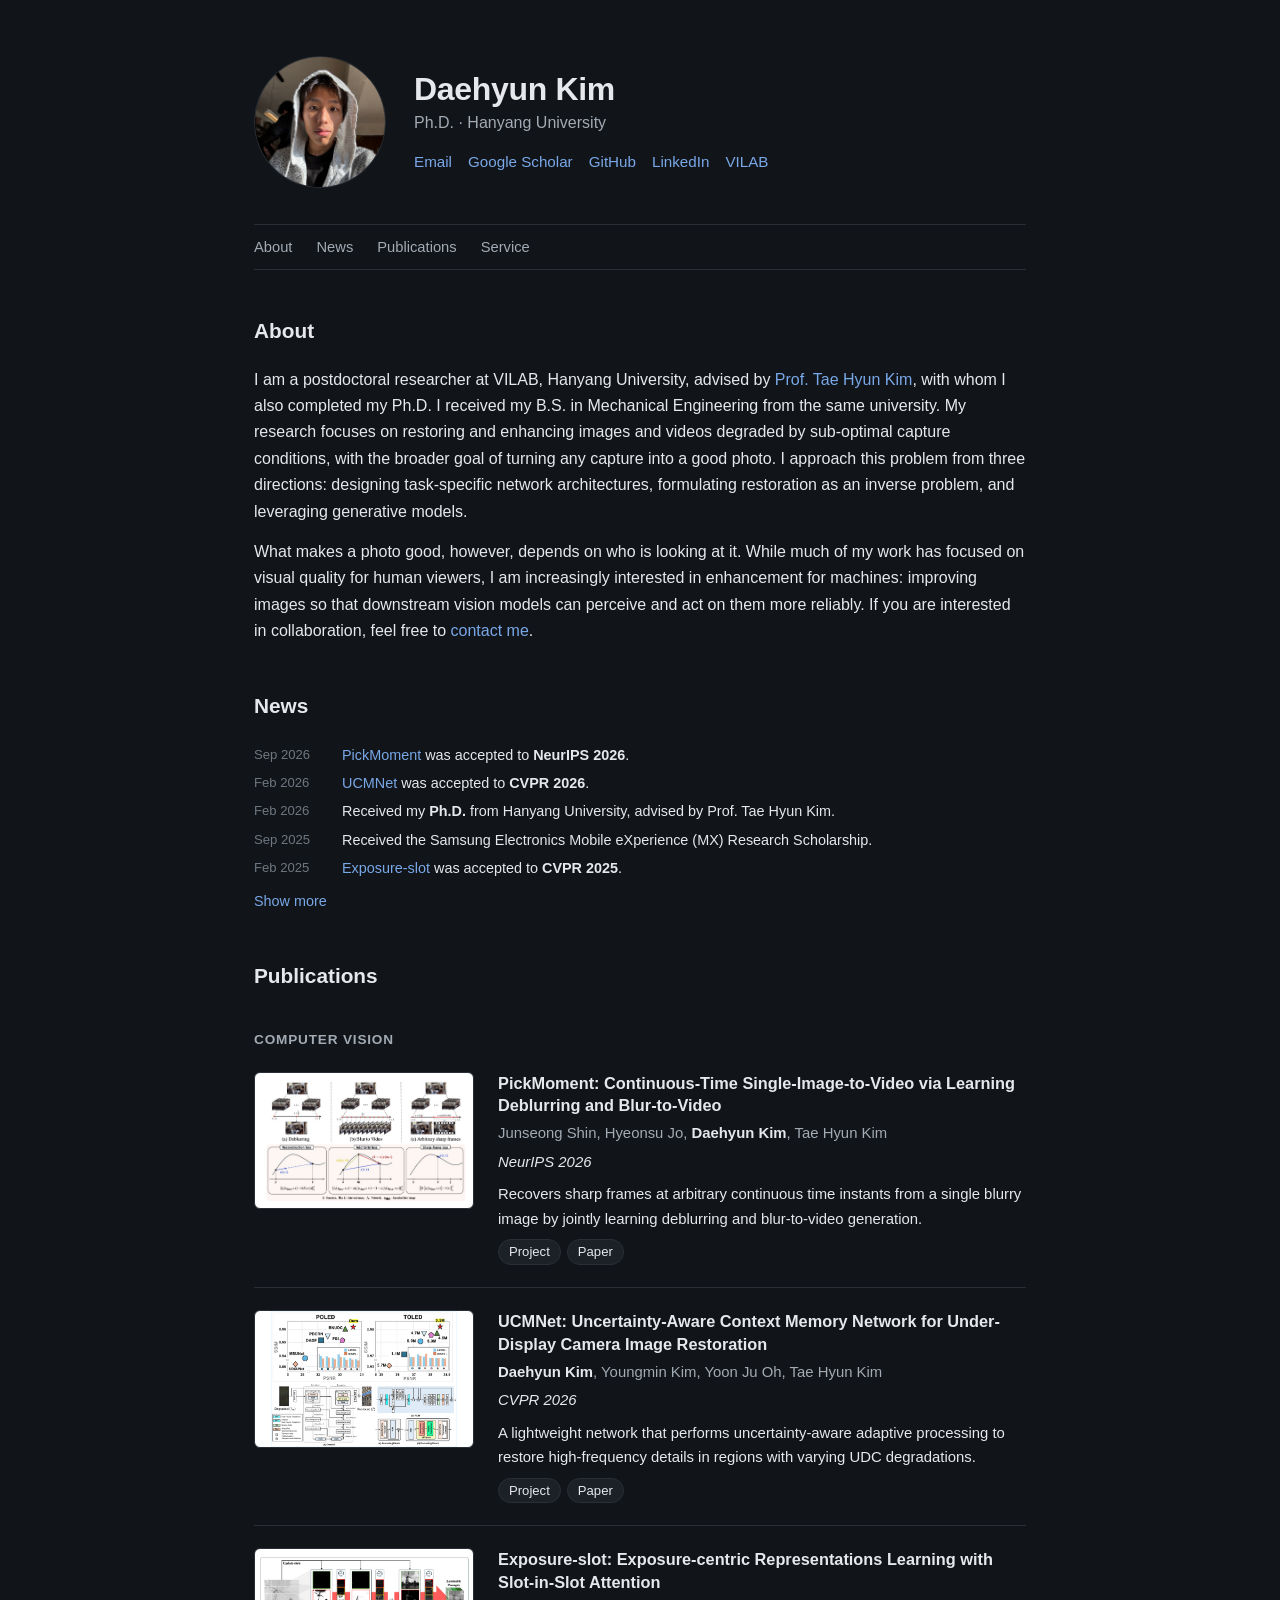
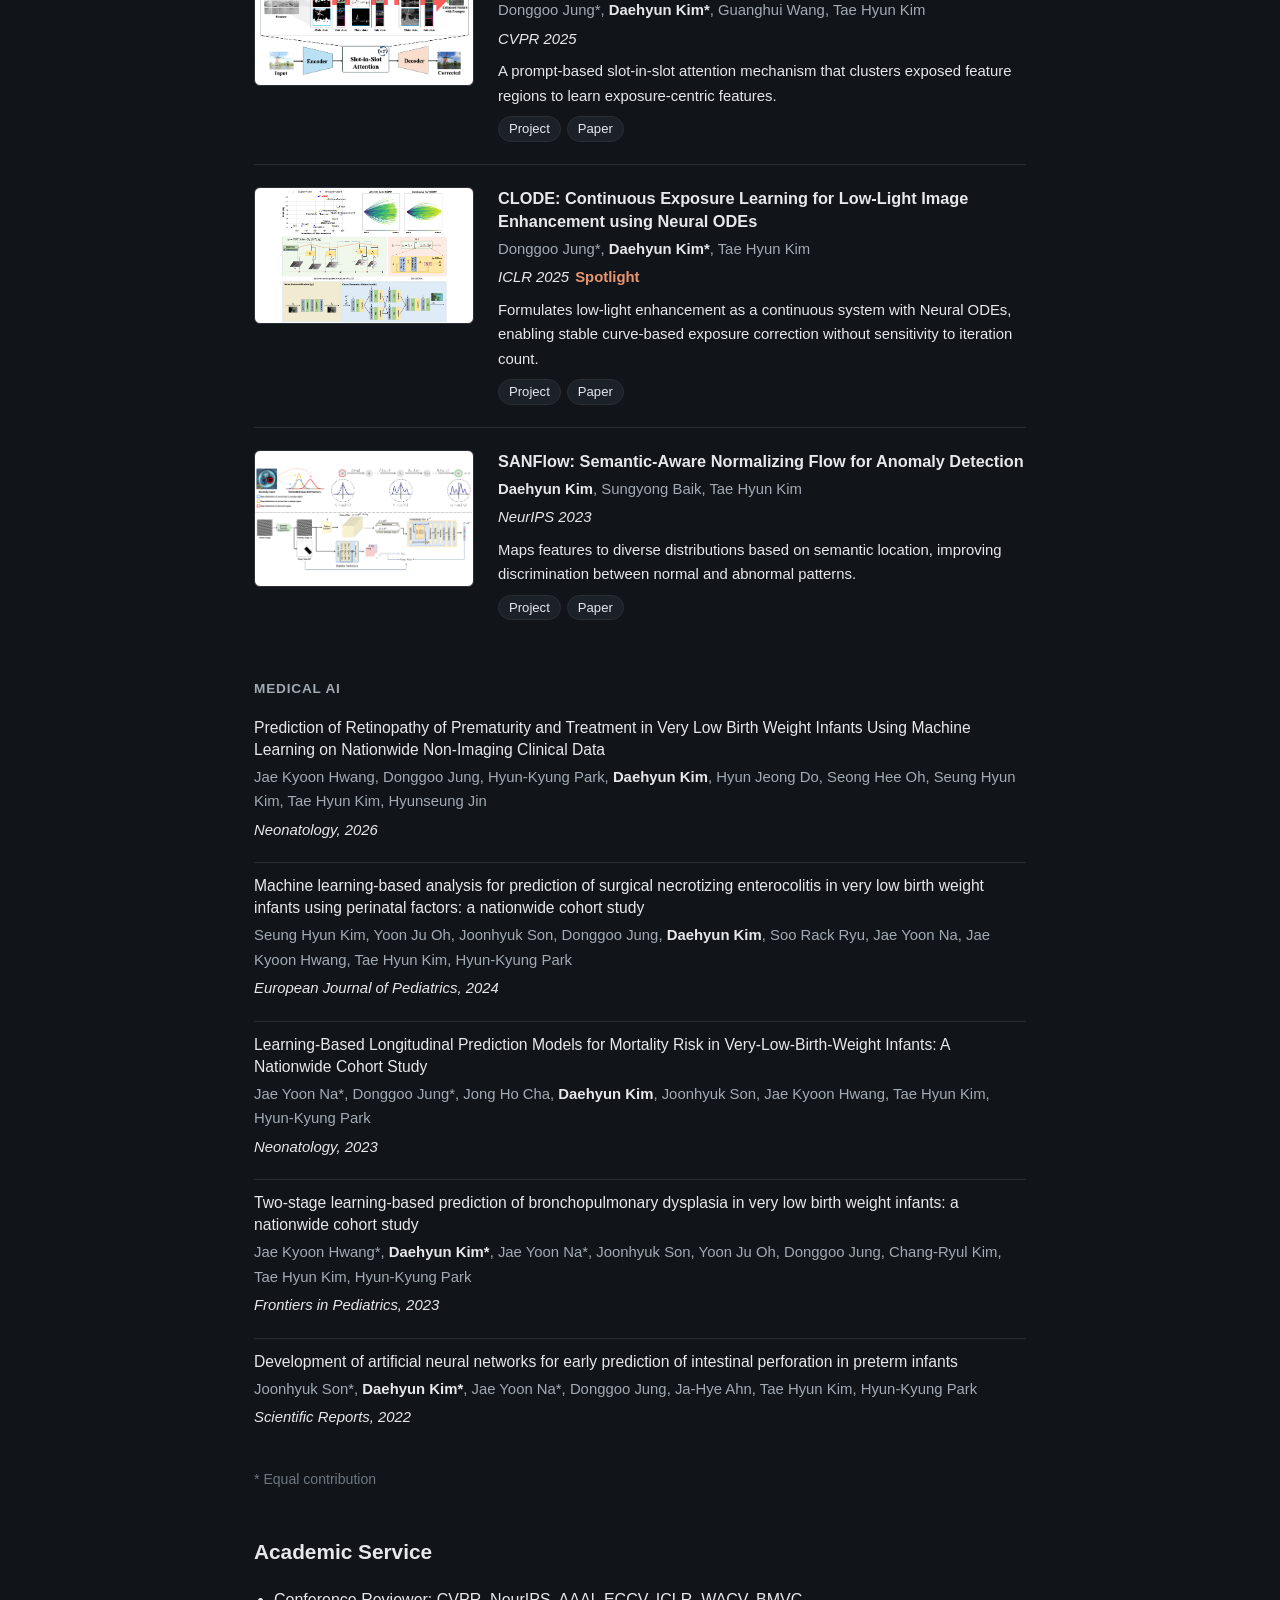
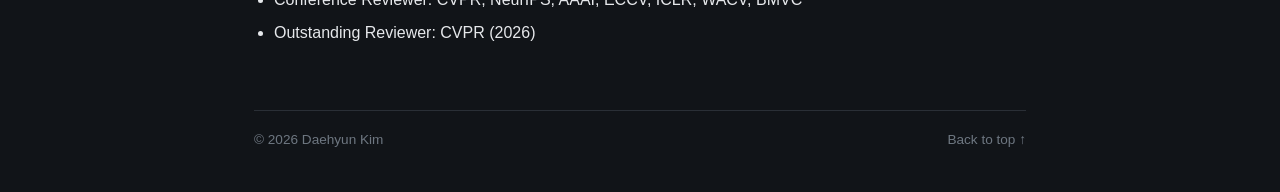
<file: index.html>
<!DOCTYPE html>
<html lang="en">
<head>
  <meta charset="UTF-8" />
  <meta name="viewport" content="width=device-width, initial-scale=1" />
  <title>Daehyun Kim</title>
  <meta name="author" content="Daehyun Kim" />
  <meta name="description" content="Daehyun Kim — researcher in low-level computer vision: low-light enhancement, exposure correction, and under-display camera imaging." />
  <meta property="og:title" content="Daehyun Kim" />
  <meta property="og:description" content="Low-level computer vision: low-light enhancement, exposure correction, and under-display camera imaging." />
  <meta property="og:image" content="https://kdhrick2222.github.io/images/my_picture.jpeg" />
  <meta property="og:url" content="https://kdhrick2222.github.io/" />
  <meta property="og:type" content="profile" />
  <meta name="color-scheme" content="dark" />
  <meta name="theme-color" content="#111418" />
  <style>
    :root {
      --bg: #111418;
      --text: #e6e8eb;
      --muted: #a2aab3;
      --faint: #6e7781;
      --line: #2a2f36;
      --accent: #79a8e8;
      --tag-bg: #1c2128;
      --hl: #e8956f;
    }

    * { box-sizing: border-box; }
    html { scroll-behavior: smooth; }
    body {
      margin: 0;
      background: var(--bg);
      color: var(--text);
      font-family: -apple-system, BlinkMacSystemFont, "Segoe UI", "Helvetica Neue", Arial, sans-serif;
      font-size: 16px;
      line-height: 1.65;
      -webkit-font-smoothing: antialiased;
    }
    a { color: var(--accent); text-decoration: none; }
    a:hover { text-decoration: underline; text-underline-offset: 2px; }

    .wrap { max-width: 820px; margin: 0 auto; padding: 56px 24px 40px; }

    /* Header */
    header { display: flex; gap: 28px; align-items: center; }
    .avatar {
      width: 132px; height: 132px; flex-shrink: 0;
      border-radius: 50%;
      object-fit: cover; object-position: 50% 20%;
      border: 1px solid var(--line);
    }
    h1 { font-size: 2rem; font-weight: 600; letter-spacing: -0.01em; margin: 0 0 2px; line-height: 1.2; }
    .role { color: var(--muted); margin: 0 0 12px; }
    .links { display: flex; flex-wrap: wrap; gap: 4px 16px; font-size: 0.95rem; }

    nav {
      margin: 36px 0 0;
      padding: 10px 0;
      border-top: 1px solid var(--line);
      border-bottom: 1px solid var(--line);
      display: flex; gap: 24px; font-size: 0.92rem;
      position: sticky; top: 0; background: var(--bg); z-index: 5;
    }
    nav a { color: var(--muted); }
    nav a:hover { color: var(--text); text-decoration: none; }

    section { margin-top: 44px; scroll-margin-top: 56px; }
    h2 { font-size: 1.3rem; font-weight: 600; margin: 0 0 18px; }
    h3 { font-size: 0.85rem; font-weight: 600; text-transform: uppercase; letter-spacing: 0.06em; color: var(--muted); margin: 36px 0 16px; }
    p { margin: 0 0 14px; }

    /* Publications */
    .pub {
      display: grid;
      grid-template-columns: 220px 1fr;
      gap: 24px;
      padding: 22px 0;
      border-top: 1px solid var(--line);
    }
    .pub:first-of-type { border-top: none; padding-top: 4px; }
    .thumb {
      width: 100%; aspect-ratio: 16 / 10;
      object-fit: contain;
      background: #fff;
      border: 1px solid var(--line);
      border-radius: 6px;
    }
    .pub-title { font-weight: 600; font-size: 1.02rem; line-height: 1.4; color: var(--text); display: block; margin-bottom: 4px; }
    .pub-title:hover { color: var(--accent); text-decoration: none; }
    .authors { color: var(--muted); font-size: 0.93rem; margin-bottom: 4px; }
    .authors b { color: var(--text); font-weight: 600; }
    .venue { font-size: 0.93rem; margin-bottom: 8px; }
    .venue em { font-style: italic; }
    .award { color: var(--hl); font-weight: 600; margin-left: 6px; }
    .desc { font-size: 0.93rem; margin: 0 0 8px; }
    .tags { display: flex; flex-wrap: wrap; gap: 6px; }
    .tags a {
      font-size: 0.82rem; padding: 1px 10px;
      border: 1px solid var(--line); border-radius: 999px;
      background: var(--tag-bg); color: var(--text);
    }
    .tags a:hover { border-color: var(--accent); color: var(--accent); text-decoration: none; }

    .compact { list-style: none; padding: 0; margin: 0; }
    .compact li { padding: 12px 0; border-top: 1px solid var(--line); }
    .compact li:first-child { border-top: none; padding-top: 0; }
    .compact .pub-title { font-size: 0.98rem; font-weight: 500; }

    .note { color: var(--faint); font-size: 0.88rem; margin-top: 18px; }

    /* News */
    .news { list-style: none; padding: 0; margin: 0; }
    .news li { display: grid; grid-template-columns: 76px 1fr; gap: 12px; padding: 3px 0; font-size: 0.9rem; line-height: 1.55; }
    .news time { color: var(--faint); font-size: 0.82rem; font-variant-numeric: tabular-nums; padding-top: 1px; }
    .news li.hidden { display: none; }
    .news.expanded li.hidden { display: grid; }
    .more { margin-top: 8px; background: none; border: none; padding: 0; color: var(--accent); font: inherit; font-size: 0.9rem; cursor: pointer; }
    .more:hover { text-decoration: underline; text-underline-offset: 2px; }

    ul.plain { padding-left: 20px; margin: 0; }
    ul.plain li { margin-bottom: 6px; }

    footer { margin-top: 64px; padding-top: 18px; border-top: 1px solid var(--line); color: var(--faint); font-size: 0.85rem; display: flex; justify-content: space-between; }
    footer a { color: var(--faint); }

    @media (max-width: 640px) {
      .wrap { padding: 36px 16px 32px; }
      header { flex-direction: column; text-align: center; gap: 16px; }
      .links { justify-content: center; }
      nav { justify-content: center; gap: 18px; }
      .pub { grid-template-columns: 1fr; gap: 12px; }
      .thumb { max-width: 420px; }
    }
  </style>
</head>
<body id="top">
  <div class="wrap">
    <header>
      <img class="avatar" src="images/my_picture.jpeg" alt="Daehyun Kim" />
      <div>
        <h1>Daehyun Kim</h1>
        <p class="role">Ph.D. · Hanyang University</p>
        <div class="links">
          <a href="mailto:daehyun@hanyang.ac.kr">Email</a>
          <a href="https://scholar.google.com/citations?user=gctcrlcAAAAJ&hl=ko">Google Scholar</a>
          <a href="https://github.com/kdhRick2222">GitHub</a>
          <a href="https://www.linkedin.com/in/daehyun-kim-3a9383206/">LinkedIn</a>
          <a href="https://sites.google.com/view/lliger9/home?authuser=0">VILAB</a>
        </div>
      </div>
    </header>

    <nav>
      <a href="#about">About</a>
      <a href="#news">News</a>
      <a href="#publications">Publications</a>
      <a href="#service">Service</a>
    </nav>

    <section id="about">
      <h2>About</h2>
      <p>
        I am a postdoctoral researcher at VILAB, Hanyang University, advised by
        <a href="https://sites.google.com/view/lliger9/home?authuser=0">Prof. Tae Hyun Kim</a>,
        with whom I also completed my Ph.D. I received my B.S. in Mechanical Engineering from
        the same university.
        My research focuses on restoring and enhancing images and videos degraded by
        sub-optimal capture conditions, with the broader goal of turning any capture into a
        good photo. I approach this problem from three directions: designing task-specific
        network architectures, formulating restoration as an inverse problem, and leveraging
        generative models.
      </p>
      <p>
        What makes a photo good, however, depends on who is looking at it. While much of my
        work has focused on visual quality for human viewers, I am increasingly interested in
        enhancement for machines: improving images so that downstream vision models can
        perceive and act on them more reliably. If you are interested in collaboration, feel
        free to <a href="mailto:daehyun@hanyang.ac.kr">contact me</a>.
      </p>
    </section>

    <section id="news">
      <h2>News</h2>
      <!-- To add news: copy one <li> to the top. Items after the 5th are hidden behind "Show more" automatically. -->
      <ul class="news" id="news-list">
        <li><time>Sep 2026</time><span><a href="https://junsung6140.github.io/pickmoment_project_page/">PickMoment</a> was accepted to <b>NeurIPS 2026</b>.</span></li>
        <li><time>Feb 2026</time><span><a href="https://github.com/kdhRick2222/UCMNet">UCMNet</a> was accepted to <b>CVPR 2026</b>.</span></li>
        <li><time>Feb 2026</time><span>Received my <b>Ph.D.</b> from Hanyang University, advised by Prof. Tae Hyun Kim.</span></li>
        <li><time>Sep 2025</time><span>Received the Samsung Electronics Mobile eXperience (MX) Research Scholarship.</span></li>
        <li><time>Feb 2025</time><span><a href="https://github.com/kdhRick2222/Exposure-slot">Exposure-slot</a> was accepted to <b>CVPR 2025</b>.</span></li>
        <li><time>Jan 2025</time><span><a href="https://github.com/dgjung0220/CLODE">CLODE</a> was accepted to <b>ICLR 2025</b> as a <b>Spotlight</b>.</span></li>
        <li><time>Sep 2024</time><span>Visited Toronto Metropolitan University (TMU) as a visiting research student (Sep–Nov 2024), hosted by <a href="https://scholar.google.com/citations?hl=ko&user=I_5aoAwAAAAJ">Prof. Guanghui Wang</a>.</span></li>
        <li><time>Sep 2023</time><span><a href="https://github.com/kdhRick2222/SANFlow">SANFlow</a> was accepted to <b>NeurIPS 2023</b>.</span></li>
      </ul>
      <button class="more" id="news-more" type="button" hidden>Show more</button>
    </section>

    <section id="publications">
      <h2>Publications</h2>

      <h3>Computer Vision</h3>

      <div class="pub">
        <a href="https://junsung6140.github.io/pickmoment_project_page/"><img class="thumb" src="images/pickmoment.png" alt="PickMoment" loading="lazy" /></a>
        <div>
          <a class="pub-title" href="https://junsung6140.github.io/pickmoment_project_page/">PickMoment: Continuous-Time Single-Image-to-Video via Learning Deblurring and Blur-to-Video</a>
          <div class="authors">Junseong Shin, Hyeonsu Jo, <b>Daehyun Kim</b>, Tae Hyun Kim</div>
          <div class="venue"><em>NeurIPS 2026</em></div>
          <p class="desc">Recovers sharp frames at arbitrary continuous time instants from a single blurry image by jointly learning deblurring and blur-to-video generation.</p>
          <div class="tags">
            <a href="https://junsung6140.github.io/pickmoment_project_page/">Project</a>
            <a href="https://arxiv.org/abs/2610.01279">Paper</a>
          </div>
        </div>
      </div>

      <div class="pub">
        <a href="https://github.com/kdhRick2222/UCMNet"><img class="thumb" src="images/UDC.png" alt="UCMNet" loading="lazy" /></a>
        <div>
          <a class="pub-title" href="https://github.com/kdhRick2222/UCMNet">UCMNet: Uncertainty-Aware Context Memory Network for Under-Display Camera Image Restoration</a>
          <div class="authors"><b>Daehyun Kim</b>, Youngmin Kim, Yoon Ju Oh, Tae Hyun Kim</div>
          <div class="venue"><em>CVPR 2026</em></div>
          <p class="desc">A lightweight network that performs uncertainty-aware adaptive processing to restore high-frequency details in regions with varying UDC degradations.</p>
          <div class="tags">
            <a href="projects/UCMNet/">Project</a>
            <a href="https://arxiv.org/abs/2604.00381">Paper</a>
          </div>
        </div>
      </div>

      <div class="pub">
        <a href="https://openreview.net/forum?id=aqupbYLxad"><img class="thumb" src="images/exposure_slot.png" alt="Exposure-slot" loading="lazy" /></a>
        <div>
          <a class="pub-title" href="https://openreview.net/forum?id=aqupbYLxad">Exposure-slot: Exposure-centric Representations Learning with Slot-in-Slot Attention</a>
          <div class="authors">Donggoo Jung*, <b>Daehyun Kim*</b>, Guanghui Wang, Tae Hyun Kim</div>
          <div class="venue"><em>CVPR 2025</em></div>
          <p class="desc">A prompt-based slot-in-slot attention mechanism that clusters exposed feature regions to learn exposure-centric features.</p>
          <div class="tags">
            <a href="https://github.com/kdhRick2222/Exposure-slot">Project</a>
            <a href="https://openreview.net/forum?id=aqupbYLxad">Paper</a>
          </div>
        </div>
      </div>

      <div class="pub">
        <a href="https://openreview.net/pdf?id=5p57uCUH8k"><img class="thumb" src="images/clode_2025_.png" alt="CLODE" loading="lazy" /></a>
        <div>
          <a class="pub-title" href="https://openreview.net/pdf?id=5p57uCUH8k">CLODE: Continuous Exposure Learning for Low-Light Image Enhancement using Neural ODEs</a>
          <div class="authors">Donggoo Jung*, <b>Daehyun Kim*</b>, Tae Hyun Kim</div>
          <div class="venue"><em>ICLR 2025</em><span class="award">Spotlight</span></div>
          <p class="desc">Formulates low-light enhancement as a continuous system with Neural ODEs, enabling stable curve-based exposure correction without sensitivity to iteration count.</p>
          <div class="tags">
            <a href="https://github.com/dgjung0220/CLODE">Project</a>
            <a href="https://openreview.net/pdf?id=5p57uCUH8k">Paper</a>
          </div>
        </div>
      </div>

      <div class="pub">
        <a href="https://proceedings.neurips.cc/paper_files/paper/2023/hash/ee74a6ade401e200985e2421b20bbae4-Abstract-Conference.html"><img class="thumb" src="images/sanflow_2023.png" alt="SANFlow" loading="lazy" /></a>
        <div>
          <a class="pub-title" href="https://proceedings.neurips.cc/paper_files/paper/2023/hash/ee74a6ade401e200985e2421b20bbae4-Abstract-Conference.html">SANFlow: Semantic-Aware Normalizing Flow for Anomaly Detection</a>
          <div class="authors"><b>Daehyun Kim</b>, Sungyong Baik, Tae Hyun Kim</div>
          <div class="venue"><em>NeurIPS 2023</em></div>
          <p class="desc">Maps features to diverse distributions based on semantic location, improving discrimination between normal and abnormal patterns.</p>
          <div class="tags">
            <a href="https://github.com/kdhRick2222/SANFlow">Project</a>
            <a href="https://proceedings.neurips.cc/paper_files/paper/2023/hash/ee74a6ade401e200985e2421b20bbae4-Abstract-Conference.html">Paper</a>
          </div>
        </div>
      </div>

      <h3>Medical AI</h3>
      <ul class="compact">
        <li>
          <a class="pub-title" href="https://pubmed.ncbi.nlm.nih.gov/41553943/">Prediction of Retinopathy of Prematurity and Treatment in Very Low Birth Weight Infants Using Machine Learning on Nationwide Non-Imaging Clinical Data</a>
          <div class="authors">Jae Kyoon Hwang, Donggoo Jung, Hyun-Kyung Park, <b>Daehyun Kim</b>, Hyun Jeong Do, Seong Hee Oh, Seung Hyun Kim, Tae Hyun Kim, Hyunseung Jin</div>
          <div class="venue"><em>Neonatology, 2026</em></div>
        </li>
        <li>
          <a class="pub-title" href="https://link.springer.com/article/10.1007/s00431-024-05505-7">Machine learning-based analysis for prediction of surgical necrotizing enterocolitis in very low birth weight infants using perinatal factors: a nationwide cohort study</a>
          <div class="authors">Seung Hyun Kim, Yoon Ju Oh, Joonhyuk Son, Donggoo Jung, <b>Daehyun Kim</b>, Soo Rack Ryu, Jae Yoon Na, Jae Kyoon Hwang, Tae Hyun Kim, Hyun-Kyung Park</div>
          <div class="venue"><em>European Journal of Pediatrics, 2024</em></div>
        </li>
        <li>
          <a class="pub-title" href="https://karger.com/neo/article/120/5/652/854411">Learning-Based Longitudinal Prediction Models for Mortality Risk in Very-Low-Birth-Weight Infants: A Nationwide Cohort Study</a>
          <div class="authors">Jae Yoon Na*, Donggoo Jung*, Jong Ho Cha, <b>Daehyun Kim</b>, Joonhyuk Son, Jae Kyoon Hwang, Tae Hyun Kim, Hyun-Kyung Park</div>
          <div class="venue"><em>Neonatology, 2023</em></div>
        </li>
        <li>
          <a class="pub-title" href="https://www.frontiersin.org/articles/10.3389/fped.2023.1155921/full">Two-stage learning-based prediction of bronchopulmonary dysplasia in very low birth weight infants: a nationwide cohort study</a>
          <div class="authors">Jae Kyoon Hwang*, <b>Daehyun Kim*</b>, Jae Yoon Na*, Joonhyuk Son, Yoon Ju Oh, Donggoo Jung, Chang-Ryul Kim, Tae Hyun Kim, Hyun-Kyung Park</div>
          <div class="venue"><em>Frontiers in Pediatrics, 2023</em></div>
        </li>
        <li>
          <a class="pub-title" href="https://www.nature.com/articles/s41598-022-16273-5">Development of artificial neural networks for early prediction of intestinal perforation in preterm infants</a>
          <div class="authors">Joonhyuk Son*, <b>Daehyun Kim*</b>, Jae Yoon Na*, Donggoo Jung, Ja-Hye Ahn, Tae Hyun Kim, Hyun-Kyung Park</div>
          <div class="venue"><em>Scientific Reports, 2022</em></div>
        </li>
      </ul>

      <p class="note">* Equal contribution</p>
    </section>

    <section id="service">
      <h2>Academic Service</h2>
      <ul class="plain">
        <li>Conference Reviewer: CVPR, NeurIPS, AAAI, ECCV, ICLR, WACV, BMVC</li>
        <li>Outstanding Reviewer: CVPR (2026)</li>
      </ul>
    </section>

    <footer>
      <span>© 2026 Daehyun Kim</span>
      <a href="#top">Back to top ↑</a>
    </footer>
  </div>
  <script>
    (function () {
      var list = document.getElementById('news-list');
      var btn = document.getElementById('news-more');
      var items = list.querySelectorAll('li');
      var SHOW = 5;
      if (items.length <= SHOW) return;
      for (var i = SHOW; i < items.length; i++) items[i].classList.add('hidden');
      btn.hidden = false;
      btn.addEventListener('click', function () {
        var open = list.classList.toggle('expanded');
        btn.textContent = open ? 'Show less' : 'Show more';
      });
    })();
  </script>
</body>
</html>
</file>
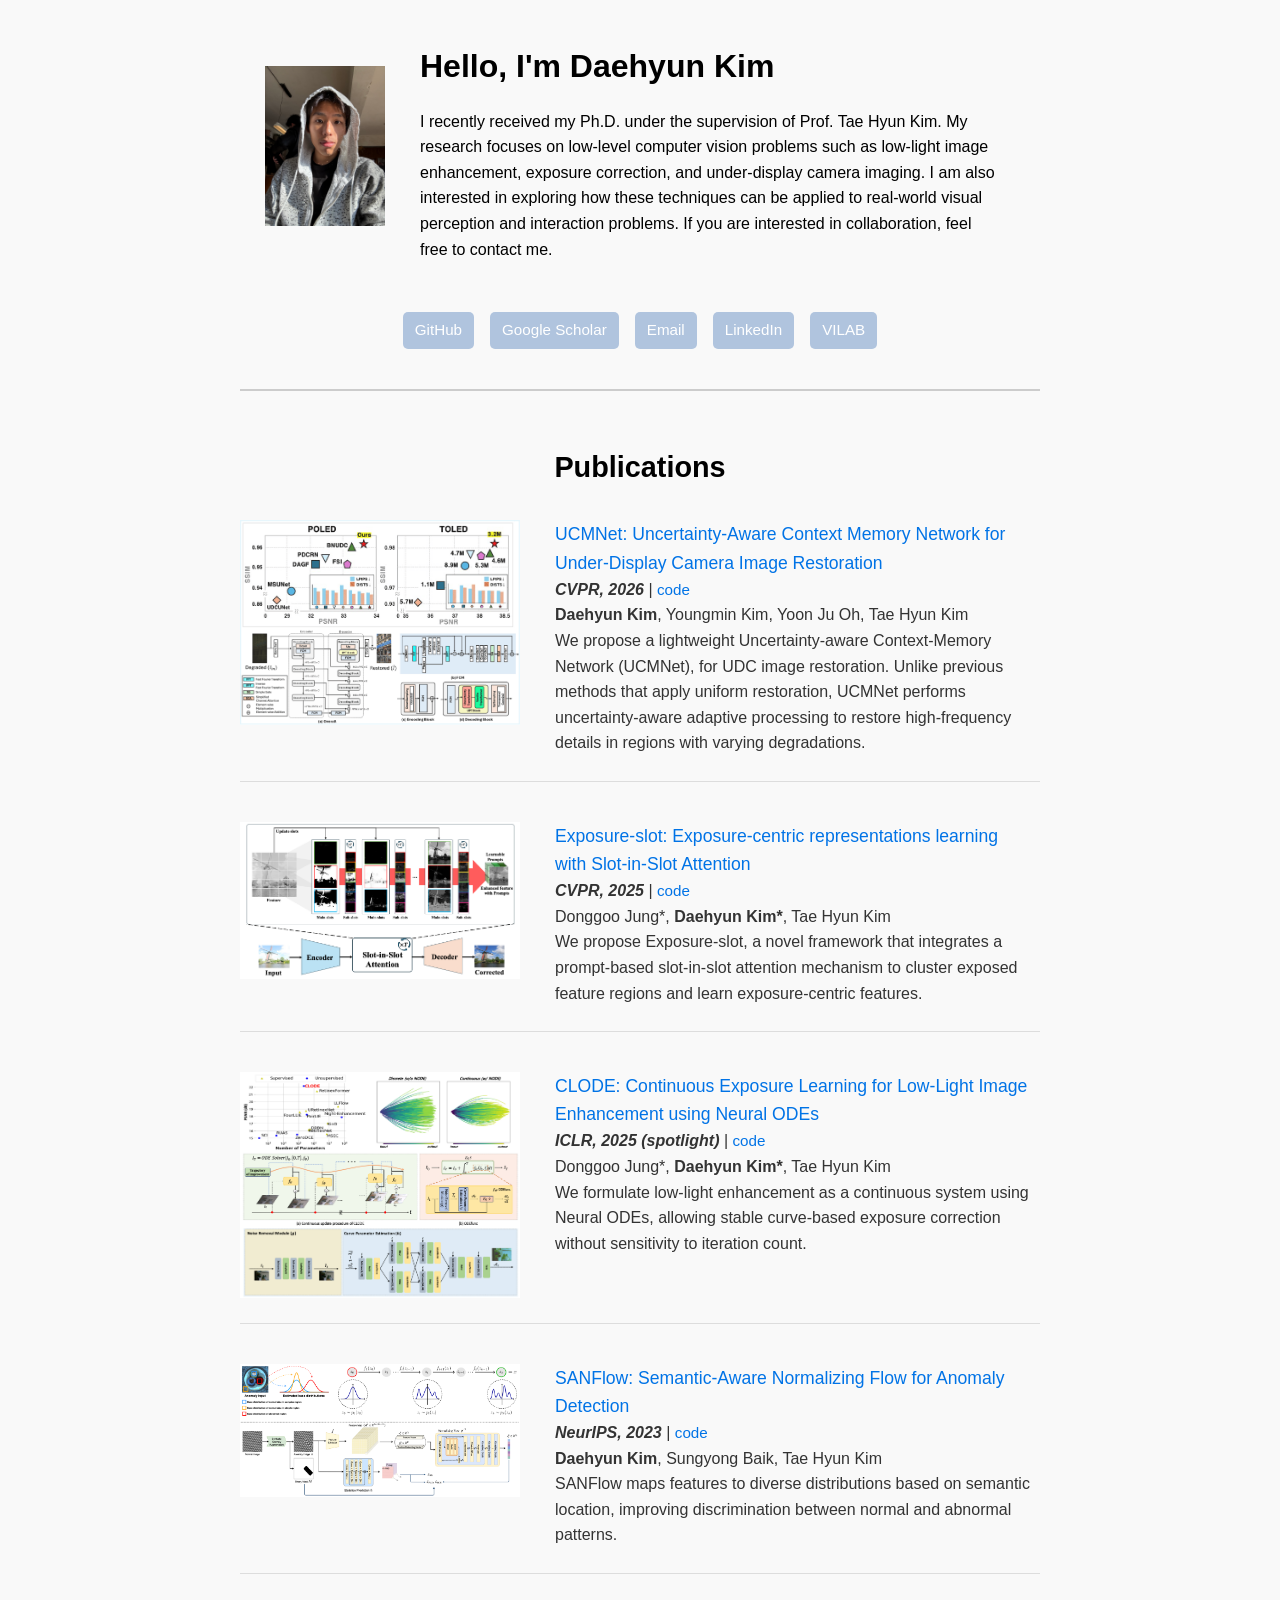
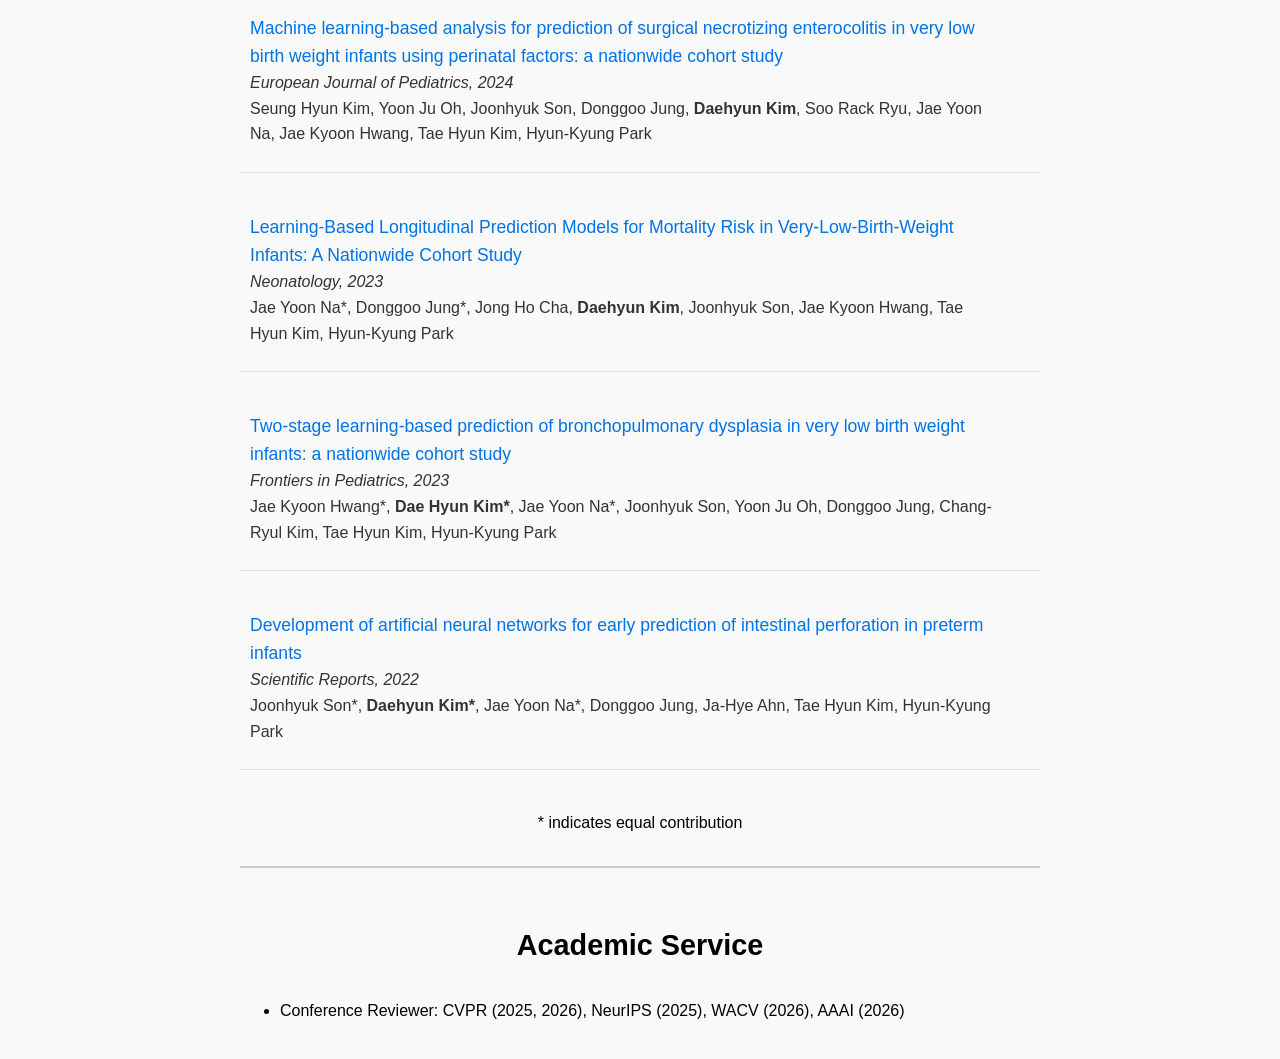
<file: index_.html>
<!DOCTYPE html>
<html lang="en">
<head>
  <meta charset="UTF-8" />
  <meta name="viewport" content="width=device-width, initial-scale=1.0"/>
  <title>Daehyun Kim</title>
<style>
  body {
    font-family: 'Helvetica Neue', Helvetica, Arial, sans-serif;
    margin: 0;
    padding: 20px;
    background-color: #f9f9f9;
    display: flex;
    flex-direction: column;
    align-items: center;
    line-height: 1.6;
  }

  h1 {
    font-size: 2em;
    margin-bottom: 10px;
  }

  p {
    margin-bottom: 10px;
  }

  .profile {
    display: flex;
    flex-wrap: wrap;
    align-items: center;
    max-width: 750px;
    width: 100%;
    text-align: left;
    justify-content: flex-start;
    margin-bottom: 20px;
  }

  .profile img {
    width: 120px;
    height: auto;
    margin-right: 20px;
  }

  .profile-text {
    flex: 1;
    padding: 0 15px;
    max-width: 600px;
  }

  .links {
    display: flex;
    flex-wrap: wrap;
    justify-content: center;
    margin-top: 10px;
  }

  .links a {
    display: inline-block;
    margin: 10px 8px;
    padding: 6px 12px;
    text-decoration: none;
    color: white;
    background-color: #B0C4DE;
    border-radius: 5px;
    font-size: 0.95em;
    transition: background-color 0.3s;
  }

  .links a:hover {
    background-color: #98afc9;
  }

  .publications, .service {
    margin-top: 30px;
    max-width: 800px;
    width: 100%;
    border-top: 2px solid #ccc;
    padding-top: 30px;
  }

  .publications h2, .service h2 {
    font-size: 1.8em;
    text-align: center;
    margin-bottom: 30px;
  }

  .publication-item {
    display: flex;
    flex-direction: row;
    align-items: flex-start;
    margin-bottom: 40px;
    border-bottom: 1px solid #ddd;
    padding-bottom: 25px;
  }

  .publication-image {
    width: 280px;
    height: auto;
    margin-right: 25px;
    flex-shrink: 0;
  }

  .publication-details {
    text-align: left;
    padding: 0 10px;
    max-width: 750px;
    font-size: 1em;
    color: #333;
  }

  .publication-details a {
    font-size: 1.1em;
    text-decoration: none;
    color: #0073e6;
  }

  .publication-details .code-link {
    font-size: 0.95em;
    color: #0073e6;
    text-decoration: none;
  }

  @media (max-width: 768px) {
    .profile {
      flex-direction: column;
      text-align: center;
      align-items: center;
    }

    .profile img {
      margin-bottom: 15px;
      margin-right: 0;
    }

    .profile-text {
      padding: 0;
    }

    .publication-item {
      flex-direction: column;
      align-items: center;
    }

    .publication-image {
      margin-right: 0;
      margin-bottom: 15px;
      width: 100%;
      max-width: 320px;
    }

    .publication-details {
      font-size: 0.95em;
      text-align: center;
    }

    .publication-details a {
      font-size: 1em;
    }
  }
</style>
</head>
<body>
  <div class="profile">
    <img src="images/my_picture.jpeg" alt="Your Photo" />
    <div class="profile-text">
      <h1>Hello, I'm Daehyun Kim</h1>
      <p>I recently received my Ph.D. under the supervision of Prof. Tae Hyun Kim. My research focuses on low-level computer vision problems such as low-light image enhancement, exposure correction, and under-display camera imaging. I am also interested in exploring how these techniques can be applied to real-world visual perception and interaction problems. If you are interested in collaboration, feel free to contact me.
</p>
    </div>
  </div>

  <div class="links">
    <a href="https://github.com/kdhRick2222">GitHub</a>
    <a href="https://scholar.google.com/citations?user=gctcrlcAAAAJ&hl=ko">Google Scholar</a>
    <a href="mailto:daehyun@hanyang.ac.kr">Email</a>
    <a href="https://www.linkedin.com/in/daehyun-kim-3a9383206/">LinkedIn</a>
    <a href="https://sites.google.com/view/lliger9/home?authuser=0">VILAB</a>
  </div>

  <div class="publications">
    <h2>Publications</h2>

      <div class="publication-item">
      <img src="images/UDC.png" alt="UCMNet" class="publication-image" />
      <div class="publication-details">
        <a href="https://github.com/kdhRick2222/UCMNet">UCMNet: Uncertainty-Aware Context Memory Network for Under-Display Camera Image Restoration</a><br />
        <em><b>CVPR, 2026</b></em> | <a class="code-link" href="https://github.com/kdhRick2222/UCMNet">code</a><br />
        <b>Daehyun Kim</b>, Youngmin Kim, Yoon Ju Oh, Tae Hyun Kim<br />
        We propose a lightweight Uncertainty-aware Context-Memory Network (UCMNet), for UDC image restoration. Unlike previous methods that apply uniform restoration, UCMNet performs uncertainty-aware adaptive processing to restore high-frequency details in regions with varying degradations.
      </div>
    </div>
    
    <div class="publication-item">
      <img src="images/exposure_slot.png" alt="Exposure-slot" class="publication-image" />
      <div class="publication-details">
        <a href="https://openreview.net/forum?id=aqupbYLxad">Exposure-slot: Exposure-centric representations learning with Slot-in-Slot Attention</a><br />
        <em><b>CVPR, 2025</b></em> | <a class="code-link" href="https://github.com/kdhRick2222/Exposure-slot">code</a><br />
        Donggoo Jung*, <b>Daehyun Kim*</b>, Tae Hyun Kim<br />
        We propose Exposure-slot, a novel framework that integrates a prompt-based slot-in-slot attention mechanism to cluster exposed feature regions and learn exposure-centric features.
      </div>
    </div>

    <div class="publication-item">
      <img src="images/clode_2025_.png" alt="CLODE" class="publication-image" />
      <div class="publication-details">
        <a href="https://openreview.net/pdf?id=5p57uCUH8k">CLODE: Continuous Exposure Learning for Low-Light Image Enhancement using Neural ODEs</a><br />
        <em><b>ICLR, 2025 (spotlight)</b></em> | <a class="code-link" href="https://github.com/dgjung0220/CLODE">code</a><br />
        Donggoo Jung*, <b>Daehyun Kim*</b>, Tae Hyun Kim<br />
        We formulate low-light enhancement as a continuous system using Neural ODEs, allowing stable curve-based exposure correction without sensitivity to iteration count.
      </div>
    </div>

    <div class="publication-item">
      <img src="images/sanflow_2023.png" alt="SANFlow" class="publication-image" />
      <div class="publication-details">
        <a href="https://proceedings.neurips.cc/paper_files/paper/2023/hash/ee74a6ade401e200985e2421b20bbae4-Abstract-Conference.html">SANFlow: Semantic-Aware Normalizing Flow for Anomaly Detection</a><br />
        <em><b>NeurIPS, 2023</b></em> | <a class="code-link" href="https://github.com/kdhRick2222/SANFlow">code</a><br />
        <b>Daehyun Kim</b>, Sungyong Baik, Tae Hyun Kim<br />
        SANFlow maps features to diverse distributions based on semantic location, improving discrimination between normal and abnormal patterns.
      </div>
    </div>

    <div class="publication-item">
      <div class="publication-details">
        <a href="https://link.springer.com/article/10.1007/s00431-024-05505-7">Machine learning-based analysis for prediction of surgical necrotizing enterocolitis in very low birth weight infants using perinatal factors: a nationwide cohort study</a><br />
        <em>European Journal of Pediatrics, 2024</em><br />
        Seung Hyun Kim, Yoon Ju Oh, Joonhyuk Son, Donggoo Jung, <b>Daehyun Kim</b>, Soo Rack Ryu, Jae Yoon Na, Jae Kyoon Hwang, Tae Hyun Kim, Hyun-Kyung Park
      </div>
    </div>

    <div class="publication-item">
      <div class="publication-details">
        <a href="https://karger.com/neo/article/120/5/652/854411">Learning-Based Longitudinal Prediction Models for Mortality Risk in Very-Low-Birth-Weight Infants: A Nationwide Cohort Study</a><br />
        <em>Neonatology, 2023</em><br />
        Jae Yoon Na*, Donggoo Jung*, Jong Ho Cha, <b>Daehyun Kim</b>, Joonhyuk Son, Jae Kyoon Hwang, Tae Hyun Kim, Hyun-Kyung Park
      </div>
    </div>

    <div class="publication-item">
      <div class="publication-details">
        <a href="https://www.frontiersin.org/articles/10.3389/fped.2023.1155921/full">Two-stage learning-based prediction of bronchopulmonary dysplasia in very low birth weight infants: a nationwide cohort study</a><br />
        <em>Frontiers in Pediatrics, 2023</em><br />
        Jae Kyoon Hwang*, <b>Dae Hyun Kim*</b>, Jae Yoon Na*, Joonhyuk Son, Yoon Ju Oh, Donggoo Jung, Chang-Ryul Kim, Tae Hyun Kim, Hyun-Kyung Park
      </div>
    </div>

    <div class="publication-item">
      <div class="publication-details">
        <a href="https://www.nature.com/articles/s41598-022-16273-5">Development of artificial neural networks for early prediction of intestinal perforation in preterm infants</a><br />
        <em>Scientific Reports, 2022</em><br />
        Joonhyuk Son*, <b>Daehyun Kim*</b>, Jae Yoon Na*, Donggoo Jung, Ja-Hye Ahn, Tae Hyun Kim, Hyun-Kyung Park
      </div>
    </div>
    <p style="text-align: center;">* indicates equal contribution</p>

    <div class="service">
    <h2>Academic Service</h2>
    <ul>
      <li>Conference Reviewer: CVPR (2025, 2026), NeurIPS (2025), WACV (2026), AAAI (2026)</li>
<!--       <li>Journal Reviewer: IEEE TMM, Machine Vision and Applications, IEEE Transactions on Pattern Analysis and Machine Intelligence</li> -->
    </ul>
    </div>
  </div>
</body>
</html>
</file>
